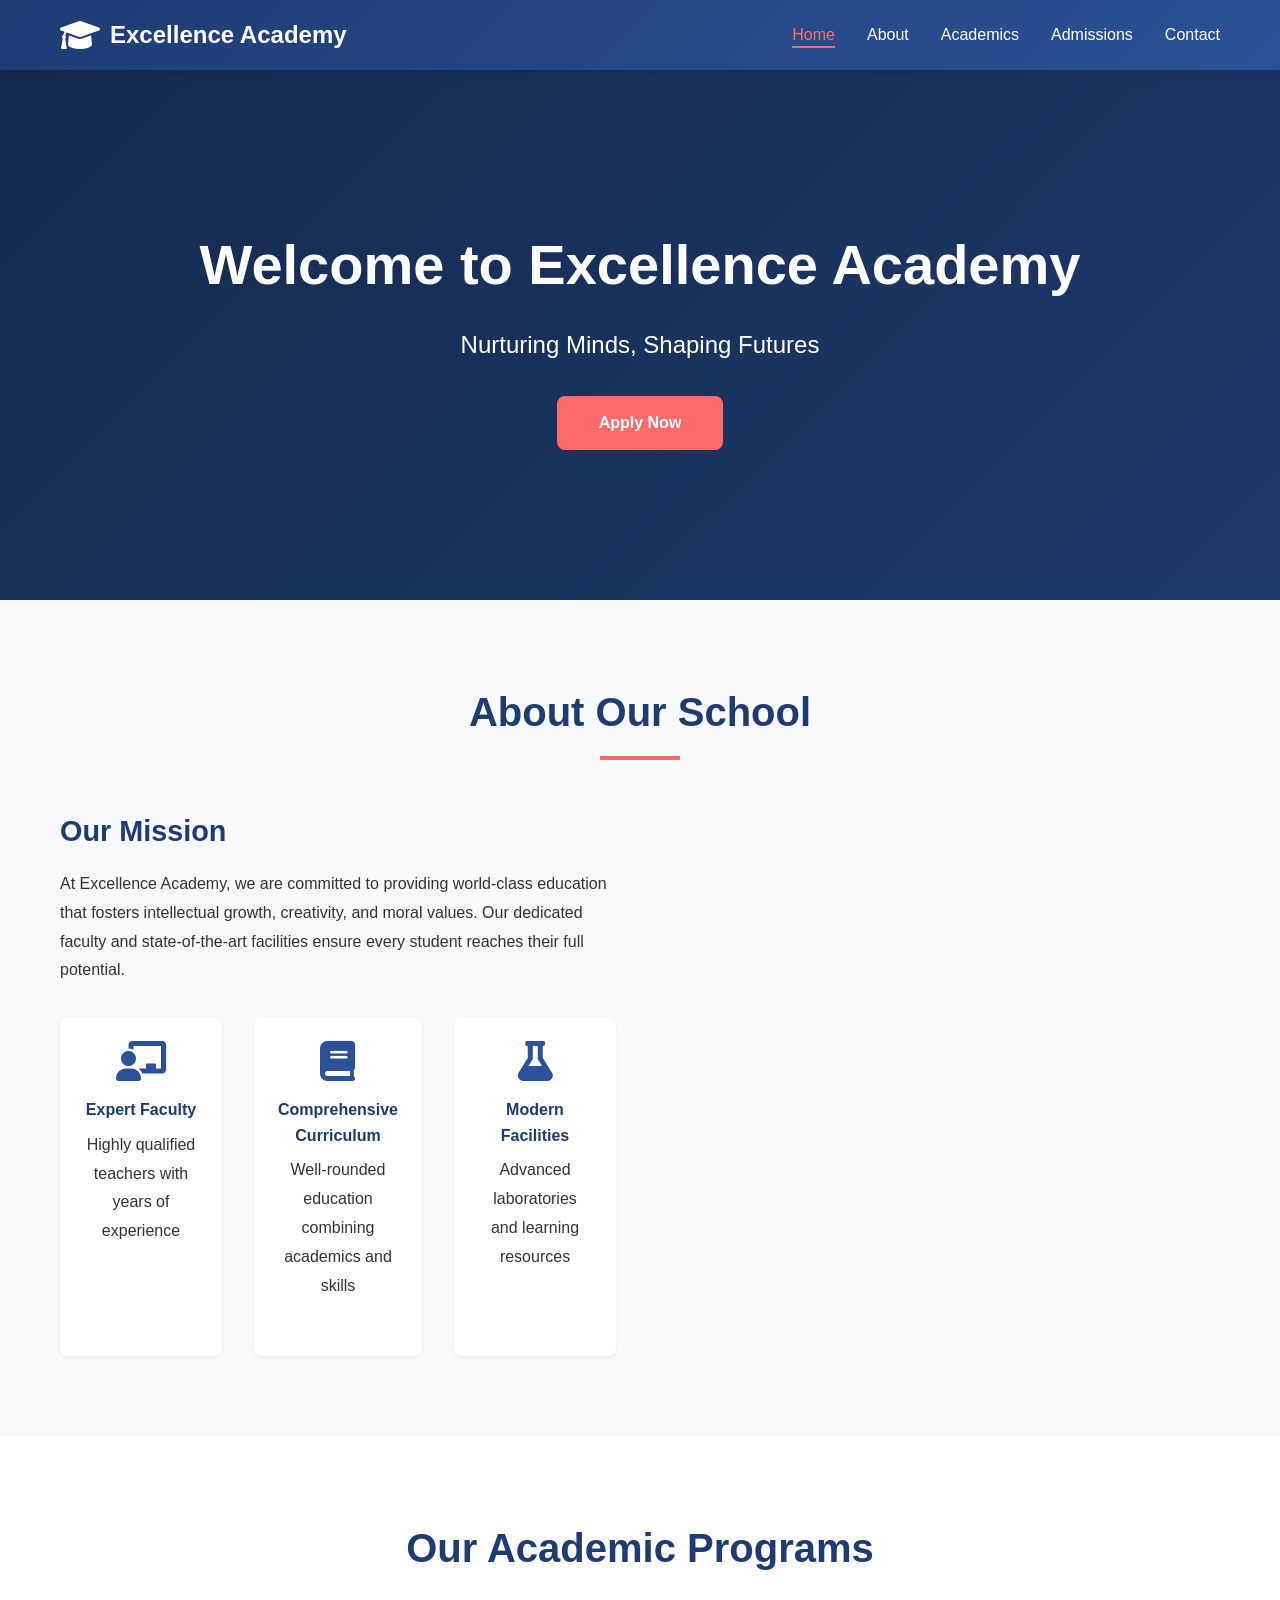
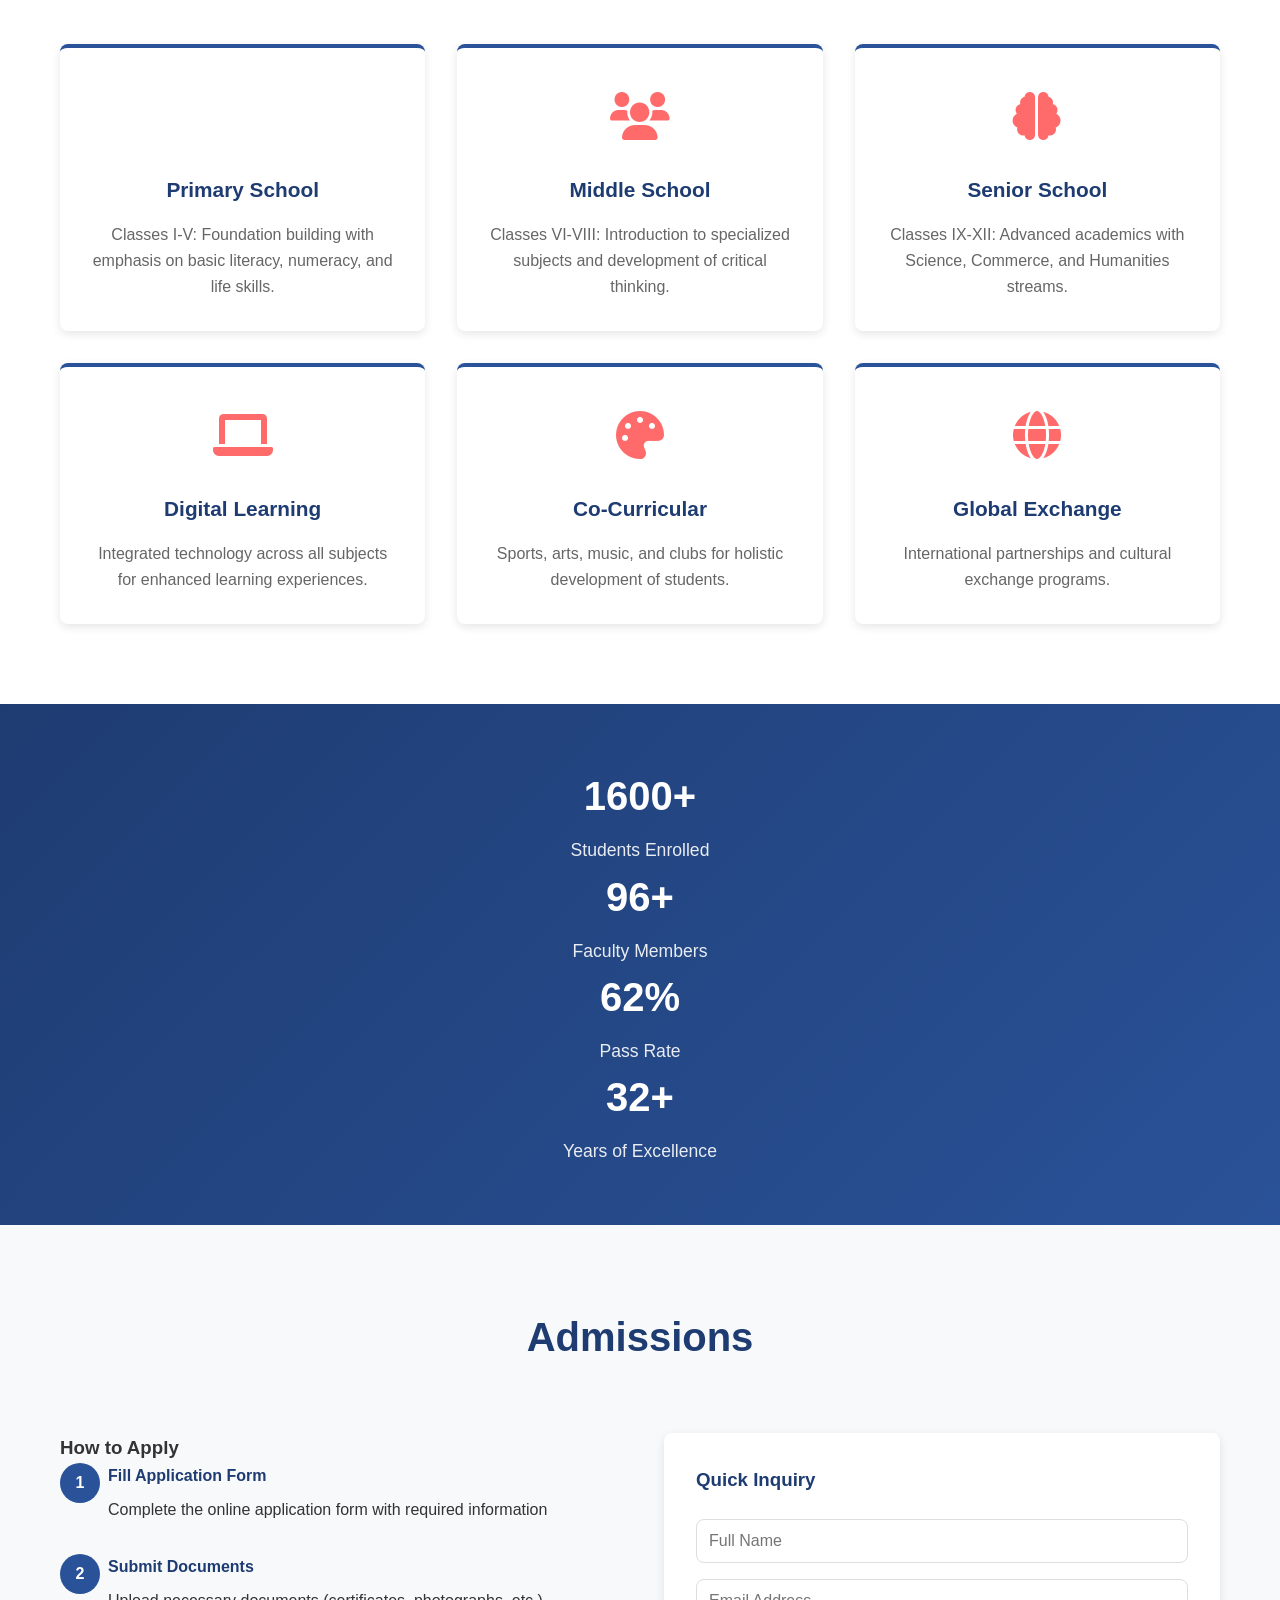
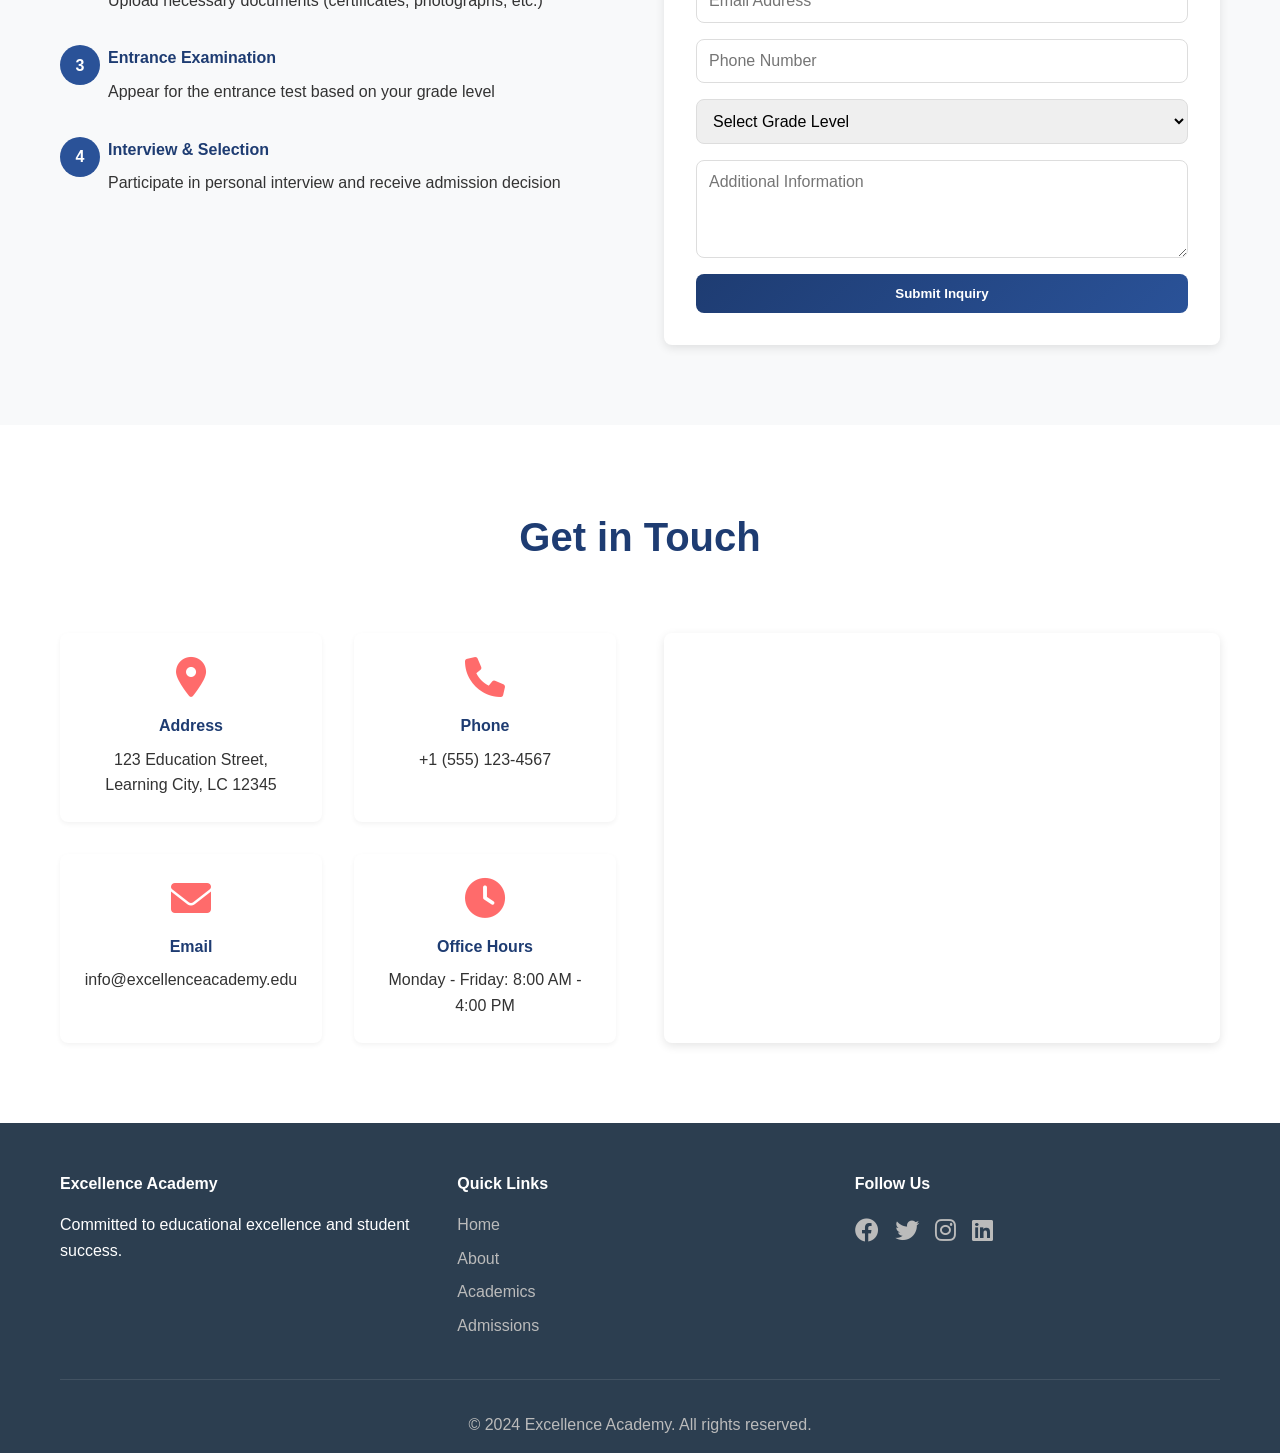
<file: index.html>
<!DOCTYPE html>
<html lang="en">
<head>
    <meta charset="UTF-8">
    <meta name="viewport" content="width=device-width, initial-scale=1.0">
    <title>Excellence Academy - Professional School Website</title>
    <link rel="stylesheet" href="styles.css">
    <link rel="stylesheet" href="https://cdnjs.cloudflare.com/ajax/libs/font-awesome/6.0.0/css/all.min.css">
</head>
<body>
    <!-- Navigation Bar -->
    <nav class="navbar">
        <div class="container">
            <div class="nav-wrapper">
                <div class="logo">
                    <i class="fas fa-graduation-cap"></i>
                    <span>Excellence Academy</span>
                </div>
                <ul class="nav-menu">
                    <li><a href="#home" class="active">Home</a></li>
                    <li><a href="#about">About</a></li>
                    <li><a href="#academics">Academics</a></li>
                    <li><a href="#admissions">Admissions</a></li>
                    <li><a href="#contact">Contact</a></li>
                </ul>
                <div class="hamburger">
                    <span></span>
                    <span></span>
                    <span></span>
                </div>
            </div>
        </div>
    </nav>

    <!-- Hero Section -->
    <section id="home" class="hero">
        <div class="hero-content">
            <h1>Welcome to Excellence Academy</h1>
            <p>Nurturing Minds, Shaping Futures</p>
            <a href="#admissions" class="cta-button">Apply Now</a>
        </div>
        <div class="hero-overlay"></div>
    </section>

    <!-- About Section -->
    <section id="about" class="about">
        <div class="container">
            <h2>About Our School</h2>
            <div class="about-content">
                <div class="about-text">
                    <h3>Our Mission</h3>
                    <p>At Excellence Academy, we are committed to providing world-class education that fosters intellectual growth, creativity, and moral values. Our dedicated faculty and state-of-the-art facilities ensure every student reaches their full potential.</p>
                    <div class="features">
                        <div class="feature-item">
                            <i class="fas fa-chalkboard-user"></i>
                            <h4>Expert Faculty</h4>
                            <p>Highly qualified teachers with years of experience</p>
                        </div>
                        <div class="feature-item">
                            <i class="fas fa-book"></i>
                            <h4>Comprehensive Curriculum</h4>
                            <p>Well-rounded education combining academics and skills</p>
                        </div>
                        <div class="feature-item">
                            <i class="fas fa-flask"></i>
                            <h4>Modern Facilities</h4>
                            <p>Advanced laboratories and learning resources</p>
                        </div>
                    </div>
                </div>
            </div>
        </div>
    </section>

    <!-- Academics Section -->
    <section id="academics" class="academics">
        <div class="container">
            <h2>Our Academic Programs</h2>
            <div class="programs-grid">
                <div class="program-card">
                    <div class="program-icon">
                        <i class="fas fa-children"></i>
                    </div>
                    <h3>Primary School</h3>
                    <p>Classes I-V: Foundation building with emphasis on basic literacy, numeracy, and life skills.</p>
                </div>
                <div class="program-card">
                    <div class="program-icon">
                        <i class="fas fa-users"></i>
                    </div>
                    <h3>Middle School</h3>
                    <p>Classes VI-VIII: Introduction to specialized subjects and development of critical thinking.</p>
                </div>
                <div class="program-card">
                    <div class="program-icon">
                        <i class="fas fa-brain"></i>
                    </div>
                    <h3>Senior School</h3>
                    <p>Classes IX-XII: Advanced academics with Science, Commerce, and Humanities streams.</p>
                </div>
                <div class="program-card">
                    <div class="program-icon">
                        <i class="fas fa-laptop"></i>
                    </div>
                    <h3>Digital Learning</h3>
                    <p>Integrated technology across all subjects for enhanced learning experiences.</p>
                </div>
                <div class="program-card">
                    <div class="program-icon">
                        <i class="fas fa-palette"></i>
                    </div>
                    <h3>Co-Curricular</h3>
                    <p>Sports, arts, music, and clubs for holistic development of students.</p>
                </div>
                <div class="program-card">
                    <div class="program-icon">
                        <i class="fas fa-globe"></i>
                    </div>
                    <h3>Global Exchange</h3>
                    <p>International partnerships and cultural exchange programs.</p>
                </div>
            </div>
        </div>
    </section>

    <!-- Stats Section -->
    <section class="stats">
        <div class="container">
            <div class="stat-box">
                <h3>2500+</h3>
                <p>Students Enrolled</p>
            </div>
            <div class="stat-box">
                <h3>150+</h3>
                <p>Faculty Members</p>
            </div>
            <div class="stat-box">
                <h3>98%</h3>
                <p>Pass Rate</p>
            </div>
            <div class="stat-box">
                <h3>50+</h3>
                <p>Years of Excellence</p>
            </div>
        </div>
    </section>

    <!-- Admissions Section -->
    <section id="admissions" class="admissions">
        <div class="container">
            <h2>Admissions</h2>
            <div class="admissions-content">
                <div class="admission-info">
                    <h3>How to Apply</h3>
                    <ol class="admission-steps">
                        <li>
                            <h4>Fill Application Form</h4>
                            <p>Complete the online application form with required information</p>
                        </li>
                        <li>
                            <h4>Submit Documents</h4>
                            <p>Upload necessary documents (certificates, photographs, etc.)</p>
                        </li>
                        <li>
                            <h4>Entrance Examination</h4>
                            <p>Appear for the entrance test based on your grade level</p>
                        </li>
                        <li>
                            <h4>Interview & Selection</h4>
                            <p>Participate in personal interview and receive admission decision</p>
                        </li>
                    </ol>
                </div>
                <div class="admission-form">
                    <h3>Quick Inquiry</h3>
                    <form id="inquiry-form">
                        <input type="text" placeholder="Full Name" required>
                        <input type="email" placeholder="Email Address" required>
                        <input type="tel" placeholder="Phone Number" required>
                        <select required>
                            <option value="">Select Grade Level</option>
                            <option value="primary">Primary (I-V)</option>
                            <option value="middle">Middle (VI-VIII)</option>
                            <option value="senior">Senior (IX-XII)</option>
                        </select>
                        <textarea placeholder="Additional Information" rows="4"></textarea>
                        <button type="submit" class="submit-btn">Submit Inquiry</button>
                    </form>
                </div>
            </div>
        </div>
    </section>

    <!-- Contact Section -->
    <section id="contact" class="contact">
        <div class="container">
            <h2>Get in Touch</h2>
            <div class="contact-content">
                <div class="contact-info">
                    <div class="contact-item">
                        <i class="fas fa-map-marker-alt"></i>
                        <h4>Address</h4>
                        <p>123 Education Street, Learning City, LC 12345</p>
                    </div>
                    <div class="contact-item">
                        <i class="fas fa-phone"></i>
                        <h4>Phone</h4>
                        <p>+1 (555) 123-4567</p>
                    </div>
                    <div class="contact-item">
                        <i class="fas fa-envelope"></i>
                        <h4>Email</h4>
                        <p>info@excellenceacademy.edu</p>
                    </div>
                    <div class="contact-item">
                        <i class="fas fa-clock"></i>
                        <h4>Office Hours</h4>
                        <p>Monday - Friday: 8:00 AM - 4:00 PM</p>
                    </div>
                </div>
                <div class="map-placeholder">
                    <iframe src="https://www.google.com/maps/embed?pb=!1m18!1m12!1m3!1d3024.2219901290355!2d-74.00601592346889!3d40.71282870000001!2m3!1f0!2f0!3f0!3m2!1i1024!2i768!4f13.1!3m3!1m2!1s0x0%3A0x0!2zNDDCsDI1JzI0LjIiTiA3NMKwMDAnNDMuNyJX!5e0!3m2!1sen!2sus!4v1234567890" width="100%" height="300" style="border:0;" allowfullscreen="" loading="lazy"></iframe>
                </div>
            </div>
        </div>
    </section>

    <!-- Footer -->
    <footer class="footer">
        <div class="container">
            <div class="footer-content">
                <div class="footer-section">
                    <h4>Excellence Academy</h4>
                    <p>Committed to educational excellence and student success.</p>
                </div>
                <div class="footer-section">
                    <h4>Quick Links</h4>
                    <ul>
                        <li><a href="#home">Home</a></li>
                        <li><a href="#about">About</a></li>
                        <li><a href="#academics">Academics</a></li>
                        <li><a href="#admissions">Admissions</a></li>
                    </ul>
                </div>
                <div class="footer-section">
                    <h4>Follow Us</h4>
                    <div class="social-links">
                        <a href="#"><i class="fab fa-facebook"></i></a>
                        <a href="#"><i class="fab fa-twitter"></i></a>
                        <a href="#"><i class="fab fa-instagram"></i></a>
                        <a href="#"><i class="fab fa-linkedin"></i></a>
                    </div>
                </div>
            </div>
            <div class="footer-bottom">
                <p>&copy; 2024 Excellence Academy. All rights reserved.</p>
            </div>
        </div>
    </footer>

    <script src="script.js"></script>
</body>
</html>
</file>
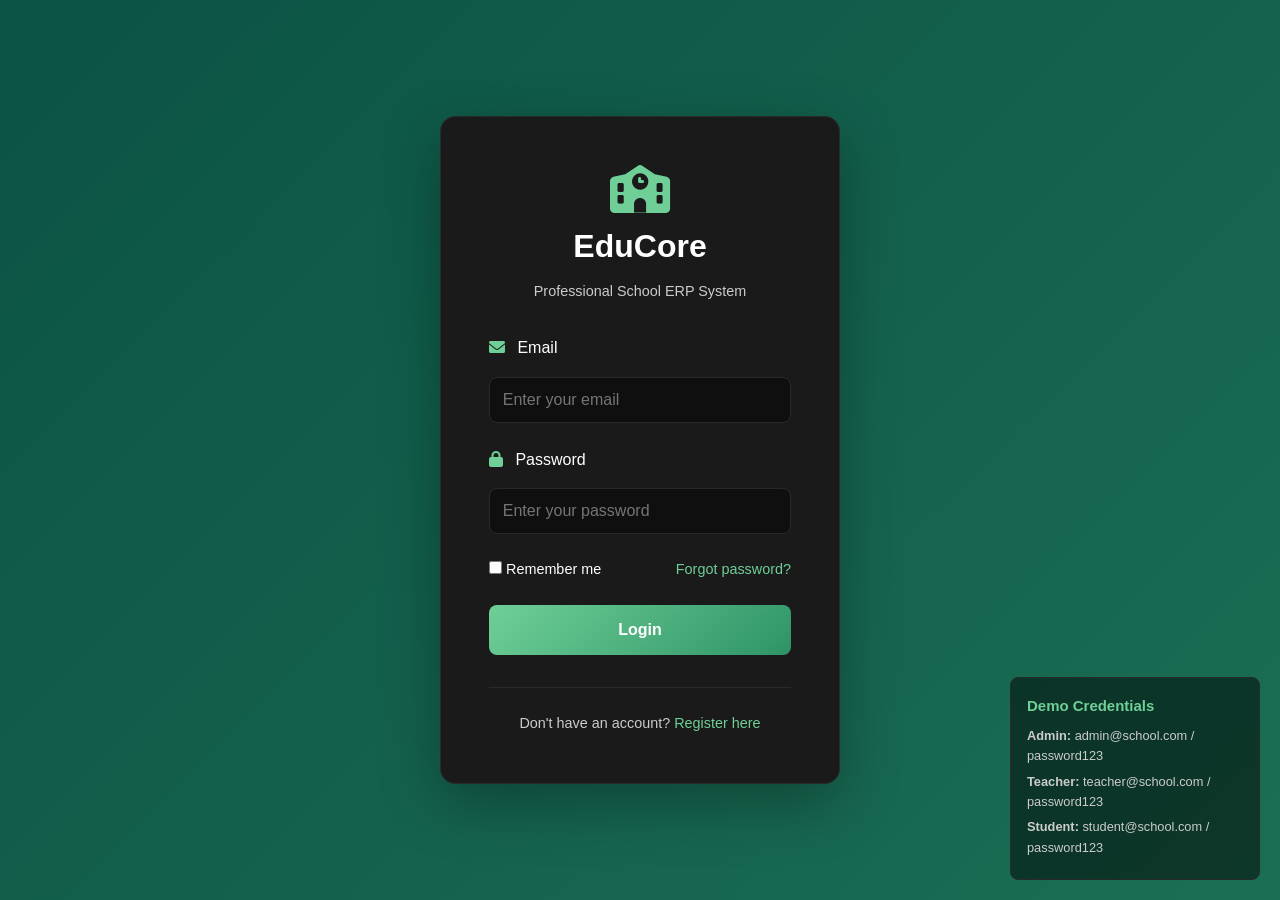
<file: frontend/dashboard.html>
<!DOCTYPE html>
<html lang="en">
<head>
    <meta charset="UTF-8">
    <meta name="viewport" content="width=device-width, initial-scale=1.0">
    <title>Dashboard - EduCore</title>
    <link rel="stylesheet" href="css/style.css">
    <link rel="stylesheet" href="css/dashboard.css">
    <link rel="stylesheet" href="https://cdnjs.cloudflare.com/ajax/libs/font-awesome/6.0.0/css/all.min.css">
</head>
<body>
    <div class="dashboard-container">
        <!-- Sidebar -->
        <aside class="sidebar">
            <div class="sidebar-header">
                <i class="fas fa-school"></i>
                <h2>EduCore</h2>
            </div>
            
            <nav class="sidebar-menu">
                <a href="#dashboard" class="menu-item active" data-page="dashboard">
                    <i class="fas fa-chart-line"></i>
                    <span>Dashboard</span>
                </a>
                
                <div class="menu-category">
                    <p class="category-title">STUDENTS</p>
                    <a href="#students" class="menu-item" data-page="students">
                        <i class="fas fa-users"></i>
                        <span>Students</span>
                    </a>
                    <a href="#attendance" class="menu-item" data-page="attendance">
                        <i class="fas fa-clipboard-check"></i>
                        <span>Attendance</span>
                    </a>
                </div>
                
                <div class="menu-category">
                    <p class="category-title">ACADEMICS</p>
                    <a href="#results" class="menu-item" data-page="results">
                        <i class="fas fa-file-alt"></i>
                        <span>Results</span>
                    </a>
                    <a href="#classes" class="menu-item" data-page="classes">
                        <i class="fas fa-book"></i>
                        <span>Classes</span>
                    </a>
                </div>
                
                <div class="menu-category">
                    <p class="category-title">FINANCE</p>
                    <a href="#fees" class="menu-item" data-page="fees">
                        <i class="fas fa-money-bill"></i>
                        <span>Fee Management</span>
                    </a>
                    <a href="#payments" class="menu-item" data-page="payments">
                        <i class="fas fa-credit-card"></i>
                        <span>Payments</span>
                    </a>
                </div>
                
                <div class="menu-category">
                    <p class="category-title">REPORTS</p>
                    <a href="#reports" class="menu-item" data-page="reports">
                        <i class="fas fa-chart-bar"></i>
                        <span>Reports</span>
                    </a>
                    <a href="#templates" class="menu-item" data-page="templates">
                        <i class="fas fa-file-invoice"></i>
                        <span>Templates</span>
                    </a>
                </div>
                
                <div class="menu-category">
                    <p class="category-title">SETTINGS</p>
                    <a href="#settings" class="menu-item" data-page="settings">
                        <i class="fas fa-cog"></i>
                        <span>Settings</span>
                    </a>
                    <a href="#users" class="menu-item" data-page="users">
                        <i class="fas fa-user-shield"></i>
                        <span>Users</span>
                    </a>
                </div>
            </nav>
            
            <div class="sidebar-footer">
                <button id="logoutBtn" class="btn-logout">
                    <i class="fas fa-sign-out-alt"></i> Logout
                </button>
            </div>
        </aside>
        
        <!-- Main Content -->
        <main class="main-content">
            <!-- Top Bar -->
            <div class="top-bar">
                <div class="top-bar-left">
                    <button id="sidebarToggle" class="btn-sidebar-toggle">
                        <i class="fas fa-bars"></i>
                    </button>
                    <h1 id="pageTitle">Dashboard</h1>
                </div>
                
                <div class="top-bar-right">
                    <div class="search-box">
                        <i class="fas fa-search"></i>
                        <input type="text" placeholder="Search..." id="searchBox">
                    </div>
                    
                    <div class="top-bar-icons">
                        <a href="#notifications" class="icon-link" title="Notifications">
                            <i class="fas fa-bell"></i>
                            <span class="badge">3</span>
                        </a>
                        <a href="#messages" class="icon-link" title="Messages">
                            <i class="fas fa-envelope"></i>
                            <span class="badge">5</span>
                        </a>
                    </div>
                    
                    <div class="user-profile">
                        <img src="https://ui-avatars.com/api/?name=Admin+User" alt="Profile" id="profileImage">
                        <div class="profile-info">
                            <p id="userName">Admin User</p>
                            <p id="userRole">Administrator</p>
                        </div>
                    </div>
                </div>
            </div>
            
            <!-- Page Content -->
            <div class="page-content">
                <!-- Dashboard Page -->
                <section id="dashboard-page" class="page-section active">
                    <div class="stats-grid">
                        <div class="stat-card">
                            <div class="stat-icon">
                                <i class="fas fa-users"></i>
                            </div>
                            <div class="stat-content">
                                <h3>Total Students</h3>
                                <p class="stat-number" id="totalStudents">0</p>
                            </div>
                        </div>
                        
                        <div class="stat-card">
                            <div class="stat-icon">
                                <i class="fas fa-chalkboard-user"></i>
                            </div>
                            <div class="stat-content">
                                <h3>Total Teachers</h3>
                                <p class="stat-number" id="totalTeachers">0</p>
                            </div>
                        </div>
                        
                        <div class="stat-card">
                            <div class="stat-icon">
                                <i class="fas fa-money-bill"></i>
                            </div>
                            <div class="stat-content">
                                <h3>Pending Fees</h3>
                                <p class="stat-number" id="pendingFees">0</p>
                            </div>
                        </div>
                        
                        <div class="stat-card">
                            <div class="stat-icon">
                                <i class="fas fa-book"></i>
                            </div>
                            <div class="stat-content">
                                <h3>Active Classes</h3>
                                <p class="stat-number" id="activeClasses">0</p>
                            </div>
                        </div>
                    </div>
                    
                    <div class="dashboard-row">
                        <div class="card">
                            <h2>Recent Activities</h2>
                            <div id="recentActivities" class="activity-list">
                                <!-- Activities will be loaded here -->
                            </div>
                        </div>
                        
                        <div class="card">
                            <h2>Quick Actions</h2>
                            <div class="quick-actions">
                                <button class="btn-action" data-action="add-student">
                                    <i class="fas fa-user-plus"></i>
                                    <span>Add Student</span>
                                </button>
                                <button class="btn-action" data-action="mark-attendance">
                                    <i class="fas fa-check"></i>
                                    <span>Mark Attendance</span>
                                </button>
                                <button class="btn-action" data-action="create-fee">
                                    <i class="fas fa-receipt"></i>
                                    <span>Create Fee</span>
                                </button>
                                <button class="btn-action" data-action="generate-result">
                                    <i class="fas fa-file-csv"></i>
                                    <span>Generate Result</span>
                                </button>
                            </div>
                        </div>
                    </div>
                </section>
                
                <!-- Students Page -->
                <section id="students-page" class="page-section">
                    <div class="card">
                        <div class="card-header">
                            <h2>Student Management</h2>
                            <button class="btn-primary" id="addStudentBtn">
                                <i class="fas fa-plus"></i> Add Student
                            </button>
                        </div>
                        <div class="table-container">
                            <table class="data-table">
                                <thead>
                                    <tr>
                                        <th>Roll No</th>
                                        <th>Name</th>
                                        <th>Class</th>
                                        <th>Email</th>
                                        <th>Phone</th>
                                        <th>Status</th>
                                        <th>Actions</th>
                                    </tr>
                                </thead>
                                <tbody id="studentsTable">
                                    <!-- Students will be loaded here -->
                                </tbody>
                            </table>
                        </div>
                    </div>
                </section>
                
                <!-- Fees Page -->
                <section id="fees-page" class="page-section">
                    <div class="card">
                        <div class="card-header">
                            <h2>Fee Management</h2>
                            <button class="btn-primary" id="addFeeBtn">
                                <i class="fas fa-plus"></i> Add Fee
                            </button>
                        </div>
                        <div id="feeContent">
                            <!-- Fee management content -->
                        </div>
                    </div>
                </section>
                
                <!-- Results Page -->
                <section id="results-page" class="page-section">
                    <div class="card">
                        <div class="card-header">
                            <h2>Result Management</h2>
                            <button class="btn-primary" id="addResultBtn">
                                <i class="fas fa-plus"></i> Add Result
                            </button>
                        </div>
                        <div id="resultContent">
                            <!-- Result management content -->
                        </div>
                    </div>
                </section>
                
                <!-- Templates Page -->
                <section id="templates-page" class="page-section">
                    <div class="template-section">
                        <div class="card">
                            <h2>Fee Voucher Templates</h2>
                            <div id="feeTemplates" class="template-list">
                                <!-- Fee templates will be loaded here -->
                            </div>
                            <button class="btn-primary" id="createFeeTemplate">
                                <i class="fas fa-plus"></i> Create Fee Template
                            </button>
                        </div>
                        
                        <div class="card">
                            <h2>Result Card Templates</h2>
                            <div id="resultTemplates" class="template-list">
                                <!-- Result templates will be loaded here -->
                            </div>
                            <button class="btn-primary" id="createResultTemplate">
                                <i class="fas fa-plus"></i> Create Result Template
                            </button>
                        </div>
                    </div>
                </section>
            </div>
        </main>
    </div>
    
    <!-- Modals -->
    <div id="studentModal" class="modal">
        <div class="modal-content">
            <span class="close">&times;</span>
            <h2>Add/Edit Student</h2>
            <form id="studentForm" class="form-two-columns">
                <div class="form-group">
                    <label>Roll Number *</label>
                    <input type="text" name="roll_number" required>
                </div>
                <div class="form-group">
                    <label>Full Name *</label>
                    <input type="text" name="full_name" required>
                </div>
                <div class="form-group">
                    <label>Email *</label>
                    <input type="email" name="email" required>
                </div>
                <div class="form-group">
                    <label>Phone *</label>
                    <input type="tel" name="phone" required>
                </div>
                <div class="form-group">
                    <label>Class *</label>
                    <select name="class_id" required>
                        <option value="">Select Class</option>
                    </select>
                </div>
                <div class="form-group">
                    <label>Gender</label>
                    <select name="gender">
                        <option value="Male">Male</option>
                        <option value="Female">Female</option>
                        <option value="Other">Other</option>
                    </select>
                </div>
                <div class="form-group">
                    <label>Date of Birth</label>
                    <input type="date" name="date_of_birth">
                </div>
                <div class="form-group">
                    <label>Parent Name</label>
                    <input type="text" name="parent_name">
                </div>
                <div class="form-group">
                    <label>Parent Phone</label>
                    <input type="tel" name="parent_phone">
                </div>
                <div class="form-group">
                    <label>Status</label>
                    <select name="status">
                        <option value="Active">Active</option>
                        <option value="Inactive">Inactive</option>
                        <option value="Suspended">Suspended</option>
                    </select>
                </div>
                <button type="submit" class="btn-primary">Save Student</button>
            </form>
        </div>
    </div>
    
    <script src="js/dashboard.js"></script>
    <script src="js/students.js"></script>
    <script src="js/fees.js"></script>
    <script src="js/results.js"></script>
</body>
</html>
</file>
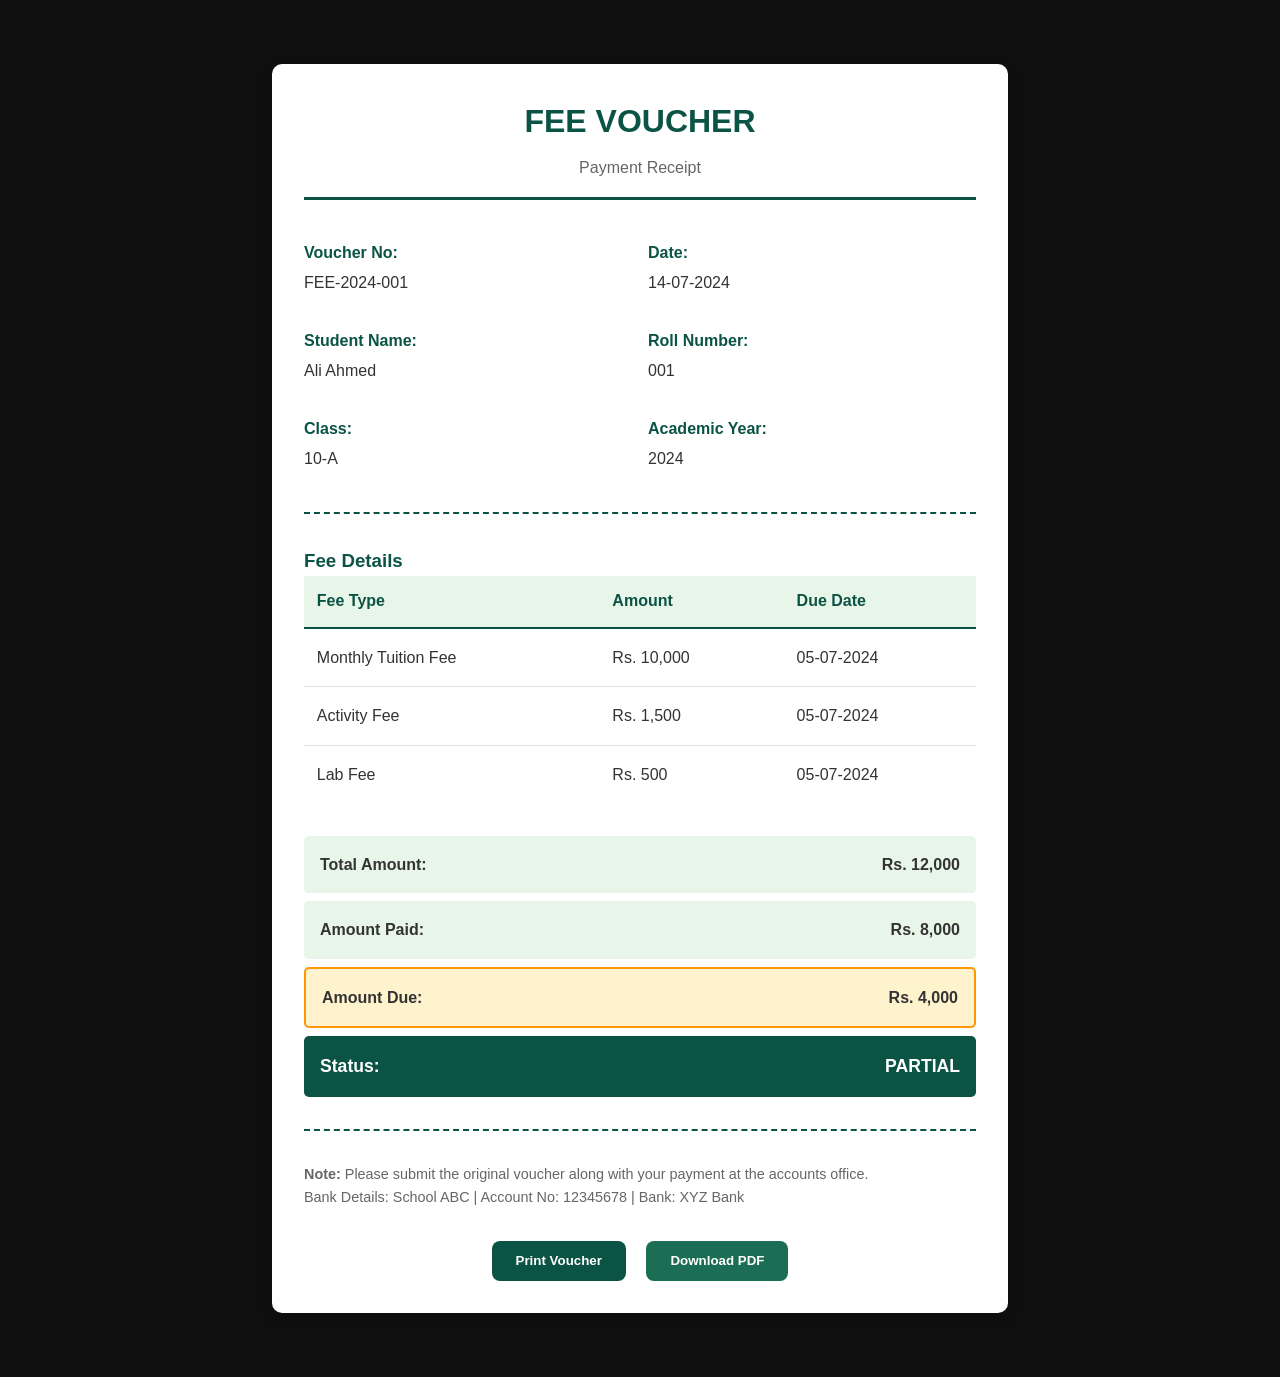
<file: frontend/fee-voucher.html>
<!DOCTYPE html>
<html lang="en">
<head>
    <meta charset="UTF-8">
    <meta name="viewport" content="width=device-width, initial-scale=1.0">
    <title>Fee Voucher - EduCore</title>
    <link rel="stylesheet" href="css/style.css">
    <style>
        .voucher-container {
            max-width: 800px;
            margin: 2rem auto;
            padding: 2rem;
        }
        .fee-voucher {
            background: white;
            padding: 2rem;
            border-radius: 10px;
            color: #333;
            box-shadow: 0 4px 15px rgba(0, 0, 0, 0.1);
        }
        .voucher-header {
            text-align: center;
            margin-bottom: 2rem;
            border-bottom: 3px solid var(--primary-green);
            padding-bottom: 1rem;
        }
        .voucher-header h1 {
            color: var(--primary-green);
            margin: 0;
        }
        .voucher-header p {
            color: #666;
            margin: 0.5rem 0 0 0;
        }
        .voucher-details {
            display: grid;
            grid-template-columns: 1fr 1fr;
            gap: 1rem;
            margin-bottom: 2rem;
        }
        .detail-item {
            padding: 0.5rem 0;
        }
        .detail-item strong {
            color: var(--primary-green);
            display: block;
            margin-bottom: 0.3rem;
        }
        .divider {
            border-top: 2px dashed var(--primary-green);
            margin: 2rem 0;
        }
        .fee-breakdown {
            margin-bottom: 2rem;
        }
        .fee-breakdown h3 {
            color: var(--primary-green);
            margin-top: 0;
        }
        .fee-table {
            width: 100%;
            border-collapse: collapse;
        }
        .fee-table th {
            background-color: var(--pale-green);
            color: var(--primary-green);
            padding: 0.8rem;
            text-align: left;
            font-weight: 600;
            border-bottom: 2px solid var(--primary-green);
        }
        .fee-table td {
            padding: 1rem 0.8rem;
            border-bottom: 1px solid #ddd;
        }
        .fee-table tr:last-child td {
            border-bottom: none;
        }
        .summary-row {
            display: grid;
            grid-template-columns: 1fr 150px;
            gap: 1rem;
            padding: 1rem;
            background-color: var(--pale-green);
            margin-bottom: 0.5rem;
            border-radius: 5px;
        }
        .summary-row.total {
            background-color: var(--primary-green);
            color: white;
            font-weight: bold;
            font-size: 1.1rem;
        }
        .summary-row.due {
            background-color: #fff3cd;
            border: 2px solid var(--warning);
        }
        .actions {
            text-align: center;
            margin-top: 2rem;
        }
        .btn-action {
            background-color: var(--primary-green);
            color: white;
            padding: 0.8rem 1.5rem;
            border: none;
            border-radius: 8px;
            cursor: pointer;
            font-weight: 600;
            margin: 0 0.5rem;
            transition: all 0.3s ease;
        }
        .btn-action:hover {
            background-color: var(--secondary-green);
            transform: translateY(-2px);
        }
        .btn-action.secondary {
            background-color: var(--secondary-green);
        }
        .status-paid {
            color: var(--success);
            font-weight: bold;
        }
        .status-unpaid {
            color: var(--danger);
            font-weight: bold;
        }
        .status-partial {
            color: var(--warning);
            font-weight: bold;
        }
        @media print {
            .actions { display: none; }
            body { background: white; }
        }
    </style>
</head>
<body>
    <div class="voucher-container">
        <div class="fee-voucher">
            <div class="voucher-header">
                <h1>FEE VOUCHER</h1>
                <p>Payment Receipt</p>
            </div>
            
            <div class="voucher-details">
                <div class="detail-item">
                    <strong>Voucher No:</strong>
                    <span id="voucherNo">FEE-2024-001</span>
                </div>
                <div class="detail-item">
                    <strong>Date:</strong>
                    <span id="voucherDate">14-07-2024</span>
                </div>
                <div class="detail-item">
                    <strong>Student Name:</strong>
                    <span id="studentName">Ali Ahmed</span>
                </div>
                <div class="detail-item">
                    <strong>Roll Number:</strong>
                    <span id="rollNumber">001</span>
                </div>
                <div class="detail-item">
                    <strong>Class:</strong>
                    <span id="className">10-A</span>
                </div>
                <div class="detail-item">
                    <strong>Academic Year:</strong>
                    <span id="academicYear">2024</span>
                </div>
            </div>
            
            <div class="divider"></div>
            
            <div class="fee-breakdown">
                <h3>Fee Details</h3>
                <table class="fee-table">
                    <thead>
                        <tr>
                            <th>Fee Type</th>
                            <th>Amount</th>
                            <th>Due Date</th>
                        </tr>
                    </thead>
                    <tbody>
                        <tr>
                            <td>Monthly Tuition Fee</td>
                            <td>Rs. 10,000</td>
                            <td>05-07-2024</td>
                        </tr>
                        <tr>
                            <td>Activity Fee</td>
                            <td>Rs. 1,500</td>
                            <td>05-07-2024</td>
                        </tr>
                        <tr>
                            <td>Lab Fee</td>
                            <td>Rs. 500</td>
                            <td>05-07-2024</td>
                        </tr>
                    </tbody>
                </table>
            </div>
            
            <div style="margin-top: 2rem;">
                <div class="summary-row">
                    <strong>Total Amount:</strong>
                    <strong id="totalAmount" style="text-align: right;">Rs. 12,000</strong>
                </div>
                <div class="summary-row">
                    <strong>Amount Paid:</strong>
                    <strong id="amountPaid" style="text-align: right;">Rs. 8,000</strong>
                </div>
                <div class="summary-row due">
                    <strong>Amount Due:</strong>
                    <strong id="amountDue" style="text-align: right;">Rs. 4,000</strong>
                </div>
                <div class="summary-row total">
                    <strong>Status:</strong>
                    <strong id="paymentStatus" style="text-align: right; color: white;">PARTIAL</strong>
                </div>
            </div>
            
            <div class="divider"></div>
            
            <div style="font-size: 0.9rem; color: #666; margin-bottom: 2rem;">
                <p><strong>Note:</strong> Please submit the original voucher along with your payment at the accounts office.</p>
                <p>Bank Details: School ABC | Account No: 12345678 | Bank: XYZ Bank</p>
            </div>
            
            <div class="actions">
                <button class="btn-action" onclick="window.print()">Print Voucher</button>
                <button class="btn-action secondary" onclick="downloadFeeVoucherPDF()">Download PDF</button>
            </div>
        </div>
    </div>
    
    <script>
        function downloadFeeVoucherPDF() {
            const feeId = new URLSearchParams(window.location.search).get('fee_id');
            const token = localStorage.getItem('token');
            
            if (!feeId || !token) {
                alert('Invalid fee ID or token');
                return;
            }
            
            fetch(`/api/generate-fee-voucher/${feeId}`, {
                headers: {
                    'Authorization': `Bearer ${token}`
                }
            })
            .then(response => response.blob())
            .then(blob => {
                const url = window.URL.createObjectURL(blob);
                const a = document.createElement('a');
                a.href = url;
                a.download = `FeeVoucher_${feeId}.pdf`;
                a.click();
            })
            .catch(error => console.error('Error:', error));
        }
    </script>
</body>
</html>
</file>
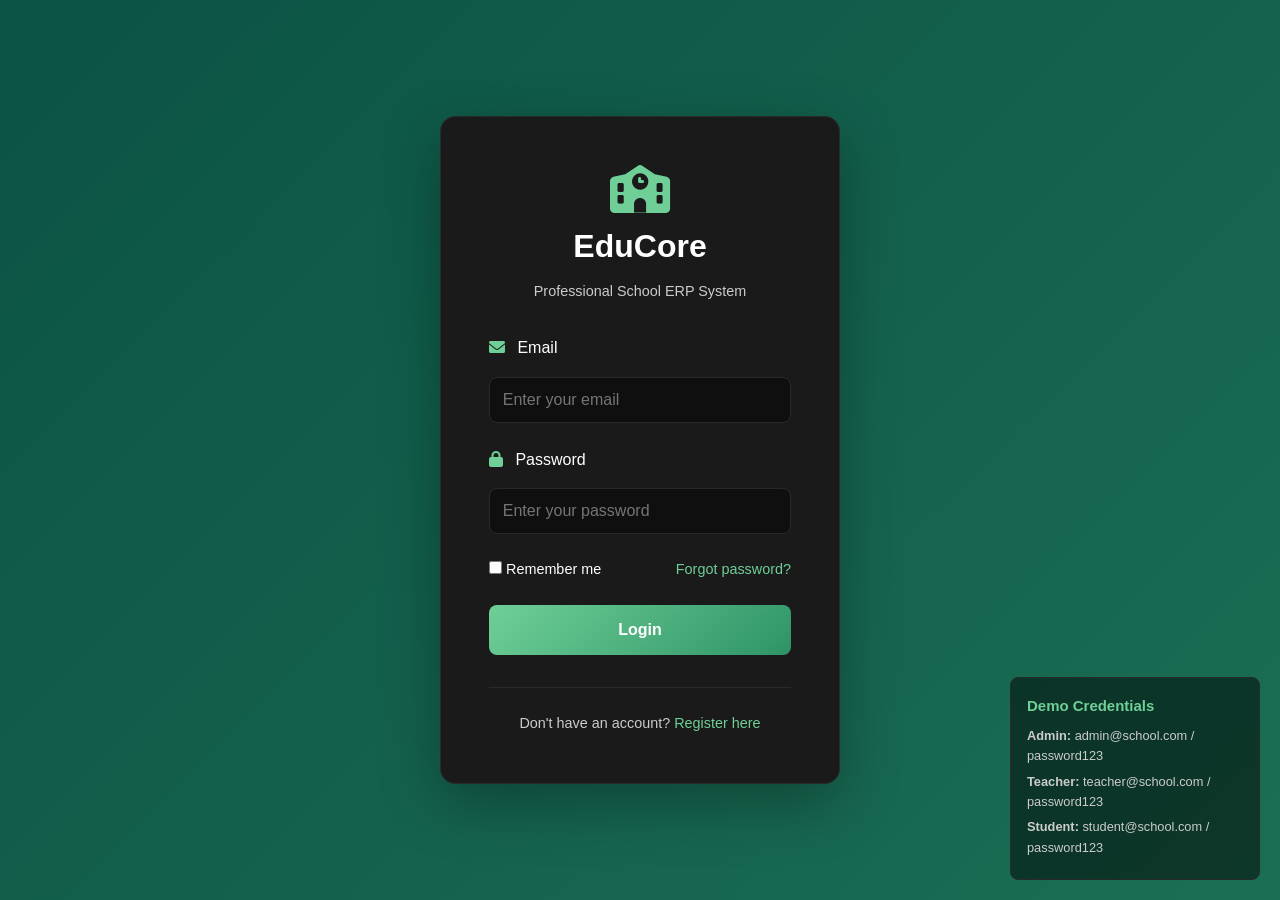
<file: frontend/login.html>
<!DOCTYPE html>
<html lang="en">
<head>
    <meta charset="UTF-8">
    <meta name="viewport" content="width=device-width, initial-scale=1.0">
    <title>EduCore - School ERP System</title>
    <link rel="stylesheet" href="css/style.css">
    <link rel="stylesheet" href="https://cdnjs.cloudflare.com/ajax/libs/font-awesome/6.0.0/css/all.min.css">
</head>
<body>
    <div class="login-container">
        <div class="login-box">
            <div class="logo-section">
                <i class="fas fa-school"></i>
                <h1>EduCore</h1>
                <p>Professional School ERP System</p>
            </div>
            
            <form id="loginForm" class="login-form">
                <div class="form-group">
                    <label for="email"><i class="fas fa-envelope"></i> Email</label>
                    <input type="email" id="email" name="email" required placeholder="Enter your email">
                </div>
                
                <div class="form-group">
                    <label for="password"><i class="fas fa-lock"></i> Password</label>
                    <input type="password" id="password" name="password" required placeholder="Enter your password">
                </div>
                
                <div class="remember-forgot">
                    <label><input type="checkbox" name="remember"> Remember me</label>
                    <a href="#forgot-password">Forgot password?</a>
                </div>
                
                <button type="submit" class="btn-login">Login</button>
            </form>
            
            <div class="login-footer">
                <p>Don't have an account? <a href="#register">Register here</a></p>
            </div>
        </div>
        
        <div class="demo-login">
            <h3>Demo Credentials</h3>
            <p><strong>Admin:</strong> admin@school.com / password123</p>
            <p><strong>Teacher:</strong> teacher@school.com / password123</p>
            <p><strong>Student:</strong> student@school.com / password123</p>
        </div>
    </div>
    
    <script src="js/login.js"></script>
</body>
</html>
</file>
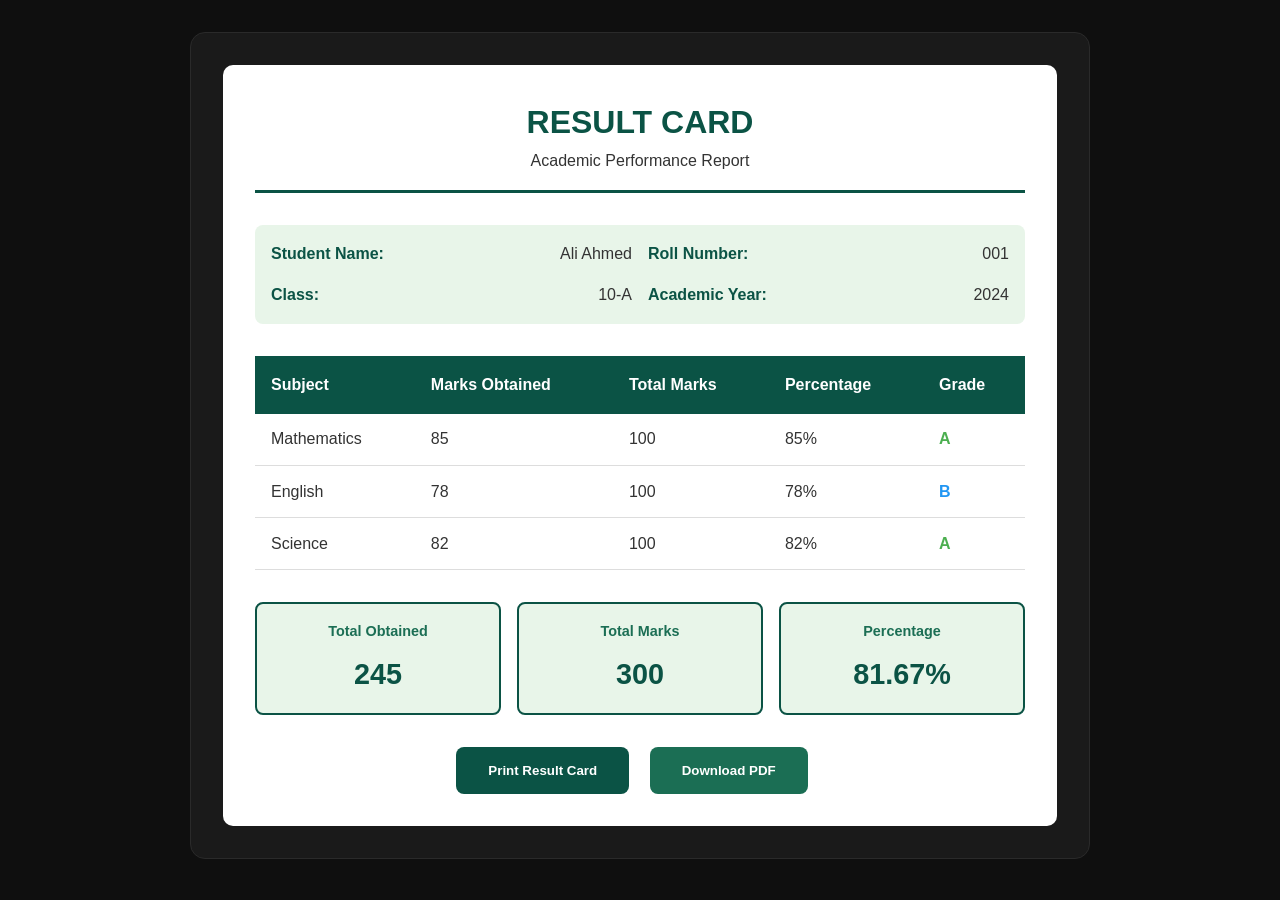
<file: frontend/result-card.html>
<!DOCTYPE html>
<html lang="en">
<head>
    <meta charset="UTF-8">
    <meta name="viewport" content="width=device-width, initial-scale=1.0">
    <title>Result Card - EduCore</title>
    <link rel="stylesheet" href="css/style.css">
    <style>
        .result-card-container {
            max-width: 900px;
            margin: 2rem auto;
            padding: 2rem;
            background-color: var(--card-bg);
            border-radius: 15px;
            border: 1px solid var(--border-color);
        }
        .result-card {
            background: white;
            padding: 2rem;
            border-radius: 10px;
            color: #333;
        }
        .result-header {
            text-align: center;
            margin-bottom: 2rem;
            border-bottom: 3px solid var(--primary-green);
            padding-bottom: 1rem;
        }
        .result-header h1 {
            color: var(--primary-green);
            margin: 0;
        }
        .student-info {
            display: grid;
            grid-template-columns: 1fr 1fr;
            gap: 1rem;
            margin-bottom: 2rem;
            padding: 1rem;
            background-color: var(--pale-green);
            border-radius: 8px;
        }
        .info-item {
            display: flex;
            justify-content: space-between;
        }
        .info-item strong {
            color: var(--primary-green);
        }
        .results-table {
            width: 100%;
            border-collapse: collapse;
            margin-bottom: 2rem;
        }
        .results-table th {
            background-color: var(--primary-green);
            color: white;
            padding: 1rem;
            text-align: left;
            font-weight: 600;
        }
        .results-table td {
            padding: 0.8rem 1rem;
            border-bottom: 1px solid #ddd;
        }
        .results-table tr:hover {
            background-color: var(--pale-green);
        }
        .grade-a { color: var(--success); font-weight: bold; }
        .grade-b { color: var(--info); font-weight: bold; }
        .grade-c { color: var(--warning); font-weight: bold; }
        .grade-d { color: var(--danger); font-weight: bold; }
        .summary {
            display: grid;
            grid-template-columns: repeat(3, 1fr);
            gap: 1rem;
            margin-bottom: 2rem;
        }
        .summary-box {
            background-color: var(--pale-green);
            padding: 1rem;
            border-radius: 8px;
            text-align: center;
            border: 2px solid var(--primary-green);
        }
        .summary-box h3 {
            margin: 0 0 0.5rem 0;
            color: var(--secondary-green);
            font-size: 0.9rem;
        }
        .summary-box .value {
            font-size: 1.8rem;
            color: var(--primary-green);
            font-weight: bold;
        }
        .btn-print {
            background-color: var(--primary-green);
            color: white;
            padding: 1rem 2rem;
            border: none;
            border-radius: 8px;
            cursor: pointer;
            font-weight: 600;
            margin-right: 1rem;
        }
        .btn-print:hover {
            background-color: var(--secondary-green);
        }
        @media print {
            .btn-print { display: none; }
            body { background: white; }
        }
    </style>
</head>
<body>
    <div class="result-card-container">
        <div class="result-card">
            <div class="result-header">
                <h1>RESULT CARD</h1>
                <p>Academic Performance Report</p>
            </div>
            
            <div class="student-info">
                <div class="info-item">
                    <strong>Student Name:</strong>
                    <span id="studentName">Ali Ahmed</span>
                </div>
                <div class="info-item">
                    <strong>Roll Number:</strong>
                    <span id="rollNumber">001</span>
                </div>
                <div class="info-item">
                    <strong>Class:</strong>
                    <span id="className">10-A</span>
                </div>
                <div class="info-item">
                    <strong>Academic Year:</strong>
                    <span id="academicYear">2024</span>
                </div>
            </div>
            
            <table class="results-table">
                <thead>
                    <tr>
                        <th>Subject</th>
                        <th>Marks Obtained</th>
                        <th>Total Marks</th>
                        <th>Percentage</th>
                        <th>Grade</th>
                    </tr>
                </thead>
                <tbody id="resultsTableBody">
                    <tr>
                        <td>Mathematics</td>
                        <td>85</td>
                        <td>100</td>
                        <td>85%</td>
                        <td class="grade-a">A</td>
                    </tr>
                    <tr>
                        <td>English</td>
                        <td>78</td>
                        <td>100</td>
                        <td>78%</td>
                        <td class="grade-b">B</td>
                    </tr>
                    <tr>
                        <td>Science</td>
                        <td>82</td>
                        <td>100</td>
                        <td>82%</td>
                        <td class="grade-a">A</td>
                    </tr>
                </tbody>
            </table>
            
            <div class="summary">
                <div class="summary-box">
                    <h3>Total Obtained</h3>
                    <div class="value" id="totalObtained">245</div>
                </div>
                <div class="summary-box">
                    <h3>Total Marks</h3>
                    <div class="value" id="totalMarks">300</div>
                </div>
                <div class="summary-box">
                    <h3>Percentage</h3>
                    <div class="value" id="percentage">81.67%</div>
                </div>
            </div>
            
            <div style="text-align: center; margin-top: 2rem;">
                <button class="btn-print" onclick="window.print()">Print Result Card</button>
                <button class="btn-print" onclick="downloadResultCardPDF()" style="background-color: var(--secondary-green);">Download PDF</button>
            </div>
        </div>
    </div>
    
    <script>
        function downloadResultCardPDF() {
            // Get student ID from URL or localStorage
            const studentId = new URLSearchParams(window.location.search).get('student_id');
            const token = localStorage.getItem('token');
            
            if (!studentId || !token) {
                alert('Invalid student ID or token');
                return;
            }
            
            // Download PDF from API
            fetch(`/api/generate-result-card/${studentId}`, {
                headers: {
                    'Authorization': `Bearer ${token}`
                }
            })
            .then(response => response.blob())
            .then(blob => {
                const url = window.URL.createObjectURL(blob);
                const a = document.createElement('a');
                a.href = url;
                a.download = `ResultCard_${studentId}.pdf`;
                a.click();
            })
            .catch(error => console.error('Error:', error));
        }
    </script>
</body>
</html>
</file>
<file: styles.css>
* {
    margin: 0;
    padding: 0;
    box-sizing: border-box;
}

:root {
    --primary-color: #1e3c72;
    --secondary-color: #2a5298;
    --accent-color: #ff6b6b;
    --light-color: #f8f9fa;
    --dark-color: #2c3e50;
    --text-color: #333;
    --border-radius: 8px;
    --transition: all 0.3s ease;
}

body {
    font-family: 'Segoe UI', Tahoma, Geneva, Verdana, sans-serif;
    color: var(--text-color);
    line-height: 1.6;
}

.container {
    max-width: 1200px;
    margin: 0 auto;
    padding: 0 20px;
}

/* Navigation Bar */
.navbar {
    background: linear-gradient(135deg, var(--primary-color), var(--secondary-color));
    padding: 1rem 0;
    position: sticky;
    top: 0;
    z-index: 100;
    box-shadow: 0 2px 10px rgba(0, 0, 0, 0.1);
}

.nav-wrapper {
    display: flex;
    justify-content: space-between;
    align-items: center;
}

.logo {
    display: flex;
    align-items: center;
    gap: 10px;
    color: white;
    font-size: 1.5rem;
    font-weight: bold;
}

.logo i {
    font-size: 2rem;
}

.nav-menu {
    display: flex;
    list-style: none;
    gap: 2rem;
}

.nav-menu a {
    color: white;
    text-decoration: none;
    transition: var(--transition);
    position: relative;
}

.nav-menu a:hover,
.nav-menu a.active {
    color: var(--accent-color);
}

.nav-menu a::after {
    content: '';
    position: absolute;
    width: 0;
    height: 2px;
    bottom: -5px;
    left: 0;
    background-color: var(--accent-color);
    transition: var(--transition);
}

.nav-menu a:hover::after,
.nav-menu a.active::after {
    width: 100%;
}

.hamburger {
    display: none;
    flex-direction: column;
    cursor: pointer;
}

.hamburger span {
    width: 25px;
    height: 3px;
    background-color: white;
    margin: 5px 0;
    transition: var(--transition);
}

/* Hero Section */
.hero {
    background: linear-gradient(135deg, var(--primary-color), var(--secondary-color));
    background-image: 
        linear-gradient(135deg, var(--primary-color), var(--secondary-color)),
        url('data:image/svg+xml,<svg xmlns="http://www.w3.org/2000/svg" viewBox="0 0 100 100"><circle cx="20" cy="20" r="2" fill="white" opacity="0.1"/><circle cx="80" cy="80" r="2" fill="white" opacity="0.1"/></svg>');
    color: white;
    padding: 150px 20px;
    text-align: center;
    position: relative;
    overflow: hidden;
}

.hero-overlay {
    position: absolute;
    top: 0;
    left: 0;
    right: 0;
    bottom: 0;
    background: rgba(0, 0, 0, 0.3);
}

.hero-content {
    position: relative;
    z-index: 2;
}

.hero h1 {
    font-size: 3.5rem;
    margin-bottom: 1rem;
    animation: slideDown 0.8s ease-out;
}

.hero p {
    font-size: 1.5rem;
    margin-bottom: 2rem;
    animation: slideUp 0.8s ease-out;
}

.cta-button {
    display: inline-block;
    background-color: var(--accent-color);
    color: white;
    padding: 12px 40px;
    text-decoration: none;
    border-radius: var(--border-radius);
    font-weight: bold;
    transition: var(--transition);
    border: 2px solid var(--accent-color);
}

.cta-button:hover {
    background-color: transparent;
    color: var(--accent-color);
    transform: translateY(-2px);
    box-shadow: 0 5px 15px rgba(255, 107, 107, 0.3);
}

@keyframes slideDown {
    from {
        opacity: 0;
        transform: translateY(-30px);
    }
    to {
        opacity: 1;
        transform: translateY(0);
    }
}

@keyframes slideUp {
    from {
        opacity: 0;
        transform: translateY(30px);
    }
    to {
        opacity: 1;
        transform: translateY(0);
    }
}

/* About Section */
.about {
    padding: 80px 20px;
    background-color: var(--light-color);
}

.about h2,
.academics h2,
.admissions h2,
.contact h2 {
    text-align: center;
    font-size: 2.5rem;
    margin-bottom: 3rem;
    color: var(--primary-color);
    position: relative;
    padding-bottom: 1rem;
}

.about h2::after {
    content: '';
    position: absolute;
    width: 80px;
    height: 4px;
    background: var(--accent-color);
    left: 50%;
    transform: translateX(-50%);
    bottom: 0;
}

.about-content {
    display: grid;
    grid-template-columns: 1fr 1fr;
    gap: 3rem;
    align-items: center;
}

.about-text h3 {
    font-size: 1.8rem;
    margin-bottom: 1rem;
    color: var(--primary-color);
}

.about-text p {
    margin-bottom: 2rem;
    line-height: 1.8;
}

.features {
    display: grid;
    grid-template-columns: repeat(3, 1fr);
    gap: 2rem;
    margin-top: 2rem;
}

.feature-item {
    text-align: center;
    padding: 1.5rem;
    background: white;
    border-radius: var(--border-radius);
    transition: var(--transition);
    box-shadow: 0 2px 5px rgba(0, 0, 0, 0.05);
}

.feature-item:hover {
    transform: translateY(-5px);
    box-shadow: 0 5px 15px rgba(0, 0, 0, 0.1);
}

.feature-item i {
    font-size: 2.5rem;
    color: var(--secondary-color);
    margin-bottom: 1rem;
}

.feature-item h4 {
    margin-bottom: 0.5rem;
    color: var(--primary-color);
}

/* Academics Section */
.academics {
    padding: 80px 20px;
}

.programs-grid {
    display: grid;
    grid-template-columns: repeat(auto-fit, minmax(300px, 1fr));
    gap: 2rem;
}

.program-card {
    background: white;
    padding: 2rem;
    border-radius: var(--border-radius);
    text-align: center;
    transition: var(--transition);
    box-shadow: 0 3px 10px rgba(0, 0, 0, 0.1);
    border-top: 4px solid var(--secondary-color);
}

.program-card:hover {
    transform: translateY(-10px);
    box-shadow: 0 8px 20px rgba(0, 0, 0, 0.15);
}

.program-icon {
    font-size: 3rem;
    color: var(--accent-color);
    margin-bottom: 1rem;
}

.program-card h3 {
    margin-bottom: 1rem;
    color: var(--primary-color);
    font-size: 1.3rem;
}

.program-card p {
    color: #666;
    line-height: 1.6;
}

/* Stats Section */
.stats {
    background: linear-gradient(135deg, var(--primary-color), var(--secondary-color));
    color: white;
    padding: 60px 20px;
    display: grid;
    grid-template-columns: repeat(auto-fit, minmax(250px, 1fr));
    gap: 2rem;
    text-align: center;
}

.stat-box h3 {
    font-size: 2.5rem;
    margin-bottom: 0.5rem;
}

.stat-box p {
    font-size: 1.1rem;
    opacity: 0.9;
}

/* Admissions Section */
.admissions {
    padding: 80px 20px;
    background-color: var(--light-color);
}

.admissions-content {
    display: grid;
    grid-template-columns: 1fr 1fr;
    gap: 3rem;
}

.admission-steps {
    list-style: none;
}

.admission-steps li {
    margin-bottom: 2rem;
    padding-left: 3rem;
    position: relative;
}

.admission-steps li::before {
    content: counter(step-counter);
    counter-increment: step-counter;
    position: absolute;
    left: 0;
    top: 0;
    width: 40px;
    height: 40px;
    background: var(--secondary-color);
    color: white;
    border-radius: 50%;
    display: flex;
    align-items: center;
    justify-content: center;
    font-weight: bold;
}

.admission-steps {
    counter-reset: step-counter;
}

.admission-steps h4 {
    margin-bottom: 0.5rem;
    color: var(--primary-color);
}

.admission-form {
    background: white;
    padding: 2rem;
    border-radius: var(--border-radius);
    box-shadow: 0 3px 10px rgba(0, 0, 0, 0.1);
}

.admission-form h3 {
    margin-bottom: 1.5rem;
    color: var(--primary-color);
}

.admission-form form {
    display: flex;
    flex-direction: column;
    gap: 1rem;
}

.admission-form input,
.admission-form select,
.admission-form textarea {
    padding: 12px;
    border: 1px solid #ddd;
    border-radius: var(--border-radius);
    font-size: 1rem;
    font-family: inherit;
    transition: var(--transition);
}

.admission-form input:focus,
.admission-form select:focus,
.admission-form textarea:focus {
    outline: none;
    border-color: var(--secondary-color);
    box-shadow: 0 0 0 3px rgba(42, 82, 152, 0.1);
}

.submit-btn {
    background: linear-gradient(135deg, var(--primary-color), var(--secondary-color));
    color: white;
    padding: 12px 30px;
    border: none;
    border-radius: var(--border-radius);
    cursor: pointer;
    font-weight: bold;
    transition: var(--transition);
}

.submit-btn:hover {
    transform: translateY(-2px);
    box-shadow: 0 5px 15px rgba(30, 60, 114, 0.3);
}

/* Contact Section */
.contact {
    padding: 80px 20px;
}

.contact-content {
    display: grid;
    grid-template-columns: 1fr 1fr;
    gap: 3rem;
}

.contact-info {
    display: grid;
    grid-template-columns: repeat(2, 1fr);
    gap: 2rem;
}

.contact-item {
    background: white;
    padding: 1.5rem;
    border-radius: var(--border-radius);
    text-align: center;
    box-shadow: 0 2px 5px rgba(0, 0, 0, 0.05);
    transition: var(--transition);
}

.contact-item:hover {
    transform: translateY(-5px);
    box-shadow: 0 5px 15px rgba(0, 0, 0, 0.1);
}

.contact-item i {
    font-size: 2.5rem;
    color: var(--accent-color);
    margin-bottom: 1rem;
}

.contact-item h4 {
    margin-bottom: 0.5rem;
    color: var(--primary-color);
}

.map-placeholder {
    border-radius: var(--border-radius);
    overflow: hidden;
    box-shadow: 0 3px 10px rgba(0, 0, 0, 0.1);
}

/* Footer */
.footer {
    background: var(--dark-color);
    color: white;
    padding: 3rem 20px 1rem;
}

.footer-content {
    display: grid;
    grid-template-columns: repeat(auto-fit, minmax(250px, 1fr));
    gap: 2rem;
    margin-bottom: 2rem;
}

.footer-section h4 {
    margin-bottom: 1rem;
}

.footer-section ul {
    list-style: none;
}

.footer-section ul li {
    margin-bottom: 0.5rem;
}

.footer-section a {
    color: #bbb;
    text-decoration: none;
    transition: var(--transition);
}

.footer-section a:hover {
    color: var(--accent-color);
}

.social-links {
    display: flex;
    gap: 1rem;
    font-size: 1.5rem;
}

.footer-bottom {
    text-align: center;
    padding-top: 2rem;
    border-top: 1px solid rgba(255, 255, 255, 0.1);
    color: #bbb;
}

/* Responsive Design */
@media (max-width: 768px) {
    .hamburger {
        display: flex;
    }

    .nav-menu {
        position: absolute;
        left: -100%;
        top: 70px;
        flex-direction: column;
        background-color: var(--primary-color);
        width: 100%;
        text-align: center;
        transition: 0.3s;
        padding: 2rem 0;
    }

    .nav-menu.active {
        left: 0;
    }

    .hero h1 {
        font-size: 2rem;
    }

    .hero p {
        font-size: 1rem;
    }

    .about-content,
    .admissions-content,
    .contact-content {
        grid-template-columns: 1fr;
    }

    .features {
        grid-template-columns: 1fr;
    }

    .contact-info {
        grid-template-columns: 1fr;
    }

    .programs-grid {
        grid-template-columns: 1fr;
    }

    .about h2,
    .academics h2,
    .admissions h2,
    .contact h2 {
        font-size: 1.8rem;
    }
}

@media (max-width: 480px) {
    .hero h1 {
        font-size: 1.5rem;
    }

    .hero {
        padding: 80px 20px;
    }
}
</file>
<file: frontend/css/style.css>
:root {
    --primary-green: #0B5345;
    --secondary-green: #1B6E54;
    --tertiary-green: #2E9467;
    --light-green: #6FCF97;
    --pale-green: #E8F5E9;
    
    --dark-bg: #0F0F0F;
    --card-bg: #1A1A1A;
    --border-color: #2A2A2A;
    --text-primary: #FFFFFF;
    --text-secondary: #CCCCCC;
    
    --success: #4CAF50;
    --warning: #FF9800;
    --danger: #F44336;
    --info: #2196F3;
    
    --transition: all 0.3s ease;
}

* {
    margin: 0;
    padding: 0;
    box-sizing: border-box;
}

body {
    font-family: 'Segoe UI', Tahoma, Geneva, Verdana, sans-serif;
    background-color: var(--dark-bg);
    color: var(--text-primary);
    line-height: 1.6;
}

/* Login Page Styles */
.login-container {
    display: flex;
    align-items: center;
    justify-content: center;
    min-height: 100vh;
    background: linear-gradient(135deg, var(--primary-green), var(--secondary-green));
    padding: 20px;
}

.login-box {
    background-color: var(--card-bg);
    padding: 3rem;
    border-radius: 15px;
    box-shadow: 0 20px 60px rgba(0, 0, 0, 0.3);
    width: 100%;
    max-width: 400px;
    border: 1px solid var(--border-color);
}

.logo-section {
    text-align: center;
    margin-bottom: 2rem;
}

.logo-section i {
    font-size: 3rem;
    color: var(--light-green);
    margin-bottom: 0.5rem;
}

.logo-section h1 {
    font-size: 2rem;
    color: var(--text-primary);
    margin-bottom: 0.5rem;
}

.logo-section p {
    color: var(--text-secondary);
    font-size: 0.9rem;
}

.login-form {
    margin: 2rem 0;
}

.form-group {
    margin-bottom: 1.5rem;
}

.form-group label {
    display: block;
    margin-bottom: 0.5rem;
    color: var(--text-primary);
    font-weight: 500;
}

.form-group label i {
    margin-right: 0.5rem;
    color: var(--light-green);
}

.form-group input {
    width: 100%;
    padding: 0.8rem;
    background-color: var(--dark-bg);
    border: 1px solid var(--border-color);
    border-radius: 8px;
    color: var(--text-primary);
    font-size: 1rem;
    transition: var(--transition);
}

.form-group input:focus {
    outline: none;
    border-color: var(--light-green);
    box-shadow: 0 0 10px rgba(111, 207, 151, 0.3);
}

.remember-forgot {
    display: flex;
    justify-content: space-between;
    margin-bottom: 1.5rem;
    font-size: 0.9rem;
}

.remember-forgot a {
    color: var(--light-green);
    text-decoration: none;
    transition: var(--transition);
}

.remember-forgot a:hover {
    text-decoration: underline;
}

.btn-login {
    width: 100%;
    padding: 1rem;
    background: linear-gradient(135deg, var(--light-green), var(--tertiary-green));
    color: white;
    border: none;
    border-radius: 8px;
    font-size: 1rem;
    font-weight: 600;
    cursor: pointer;
    transition: var(--transition);
}

.btn-login:hover {
    transform: translateY(-2px);
    box-shadow: 0 10px 20px rgba(111, 207, 151, 0.3);
}

.login-footer {
    text-align: center;
    padding-top: 1.5rem;
    border-top: 1px solid var(--border-color);
    color: var(--text-secondary);
    font-size: 0.9rem;
}

.login-footer a {
    color: var(--light-green);
    text-decoration: none;
}

.demo-login {
    position: absolute;
    bottom: 20px;
    right: 20px;
    background-color: rgba(0, 0, 0, 0.5);
    padding: 1rem;
    border-radius: 8px;
    border: 1px solid var(--border-color);
    font-size: 0.8rem;
    color: var(--text-secondary);
    max-width: 250px;
}

.demo-login h3 {
    color: var(--light-green);
    margin-bottom: 0.5rem;
}

.demo-login p {
    margin-bottom: 0.3rem;
}

/* Button Styles */
.btn-primary {
    padding: 0.8rem 1.5rem;
    background: linear-gradient(135deg, var(--light-green), var(--tertiary-green));
    color: white;
    border: none;
    border-radius: 8px;
    cursor: pointer;
    font-weight: 600;
    transition: var(--transition);
    display: inline-flex;
    align-items: center;
    gap: 0.5rem;
}

.btn-primary:hover {
    transform: translateY(-2px);
    box-shadow: 0 10px 20px rgba(111, 207, 151, 0.3);
}

/* Form Styles */
.form-two-columns {
    display: grid;
    grid-template-columns: 1fr 1fr;
    gap: 1.5rem;
    margin-bottom: 2rem;
}

.form-group {
    display: flex;
    flex-direction: column;
}

.form-group input,
.form-group select,
.form-group textarea {
    padding: 0.8rem;
    background-color: var(--dark-bg);
    border: 1px solid var(--border-color);
    border-radius: 8px;
    color: var(--text-primary);
    font-family: inherit;
    margin-top: 0.5rem;
    transition: var(--transition);
}

.form-group input:focus,
.form-group select:focus,
.form-group textarea:focus {
    outline: none;
    border-color: var(--light-green);
    box-shadow: 0 0 10px rgba(111, 207, 151, 0.3);
}

/* Modal Styles */
.modal {
    display: none;
    position: fixed;
    z-index: 1000;
    left: 0;
    top: 0;
    width: 100%;
    height: 100%;
    background-color: rgba(0, 0, 0, 0.8);
}

.modal.show {
    display: flex;
    align-items: center;
    justify-content: center;
}

.modal-content {
    background-color: var(--card-bg);
    padding: 2rem;
    border-radius: 15px;
    border: 1px solid var(--border-color);
    max-width: 600px;
    width: 95%;
    max-height: 90vh;
    overflow-y: auto;
    position: relative;
}

.modal-content h2 {
    margin-bottom: 1.5rem;
    color: var(--light-green);
}

.close {
    position: absolute;
    right: 1.5rem;
    top: 1.5rem;
    font-size: 2rem;
    cursor: pointer;
    color: var(--text-secondary);
    transition: var(--transition);
}

.close:hover {
    color: var(--danger);
}

/* Table Styles */
.data-table {
    width: 100%;
    border-collapse: collapse;
}

.data-table thead {
    background-color: var(--primary-green);
}

.data-table th {
    padding: 1rem;
    text-align: left;
    color: white;
    font-weight: 600;
}

.data-table td {
    padding: 1rem;
    border-bottom: 1px solid var(--border-color);
}

.data-table tbody tr:hover {
    background-color: rgba(46, 148, 103, 0.1);
}

/* Responsive */
@media (max-width: 768px) {
    .form-two-columns {
        grid-template-columns: 1fr;
    }
    
    .login-box {
        padding: 2rem;
    }
    
    .demo-login {
        position: static;
        margin-top: 2rem;
    }
}
</file>
<file: frontend/css/dashboard.css>
/* Dashboard Specific Styles */

.dashboard-container {
    display: flex;
    min-height: 100vh;
}

/* Sidebar */
.sidebar {
    width: 250px;
    background: linear-gradient(180deg, var(--primary-green), var(--secondary-green));
    padding: 0;
    position: fixed;
    left: 0;
    top: 0;
    height: 100vh;
    overflow-y: auto;
    box-shadow: 2px 0 10px rgba(0, 0, 0, 0.3);
    z-index: 100;
}

.sidebar-header {
    padding: 1.5rem;
    border-bottom: 1px solid rgba(255, 255, 255, 0.1);
    display: flex;
    align-items: center;
    gap: 0.8rem;
    color: white;
}

.sidebar-header i {
    font-size: 2rem;
}

.sidebar-header h2 {
    font-size: 1.5rem;
    margin: 0;
}

.sidebar-menu {
    padding: 1rem 0;
}

.menu-category {
    margin: 1rem 0;
}

.category-title {
    padding: 0.8rem 1.5rem;
    font-size: 0.75rem;
    font-weight: 700;
    text-transform: uppercase;
    color: rgba(255, 255, 255, 0.6);
    letter-spacing: 1px;
    margin: 0;
}

.menu-item {
    display: flex;
    align-items: center;
    gap: 0.8rem;
    padding: 0.8rem 1.5rem;
    color: rgba(255, 255, 255, 0.8);
    text-decoration: none;
    transition: var(--transition);
    border-left: 3px solid transparent;
}

.menu-item:hover {
    background-color: rgba(255, 255, 255, 0.1);
    color: white;
    border-left-color: var(--light-green);
}

.menu-item.active {
    background-color: rgba(255, 255, 255, 0.15);
    color: var(--light-green);
    border-left-color: var(--light-green);
}

.sidebar-footer {
    position: absolute;
    bottom: 0;
    left: 0;
    right: 0;
    padding: 1rem;
    border-top: 1px solid rgba(255, 255, 255, 0.1);
}

.btn-logout {
    width: 100%;
    padding: 0.8rem;
    background-color: rgba(255, 255, 255, 0.1);
    color: white;
    border: 1px solid rgba(255, 255, 255, 0.3);
    border-radius: 8px;
    cursor: pointer;
    transition: var(--transition);
    display: flex;
    align-items: center;
    justify-content: center;
    gap: 0.5rem;
}

.btn-logout:hover {
    background-color: var(--danger);
    border-color: var(--danger);
}

/* Main Content */
.main-content {
    margin-left: 250px;
    flex: 1;
    background-color: var(--dark-bg);
    overflow-y: auto;
}

/* Top Bar */
.top-bar {
    background-color: var(--card-bg);
    padding: 1rem 2rem;
    border-bottom: 1px solid var(--border-color);
    display: flex;
    justify-content: space-between;
    align-items: center;
    gap: 1rem;
    position: sticky;
    top: 0;
    z-index: 50;
    box-shadow: 0 2px 10px rgba(0, 0, 0, 0.2);
}

.top-bar-left {
    display: flex;
    align-items: center;
    gap: 1rem;
}

.btn-sidebar-toggle {
    display: none;
    background: none;
    border: none;
    color: var(--light-green);
    font-size: 1.5rem;
    cursor: pointer;
}

#pageTitle {
    margin: 0;
    color: var(--light-green);
    font-size: 1.5rem;
}

.top-bar-right {
    display: flex;
    align-items: center;
    gap: 2rem;
}

.search-box {
    display: flex;
    align-items: center;
    background-color: var(--dark-bg);
    border: 1px solid var(--border-color);
    border-radius: 8px;
    padding: 0.5rem 1rem;
    gap: 0.5rem;
}

.search-box input {
    background: none;
    border: none;
    color: var(--text-primary);
    outline: none;
    width: 200px;
}

.search-box input::placeholder {
    color: var(--text-secondary);
}

.top-bar-icons {
    display: flex;
    gap: 1rem;
}

.icon-link {
    position: relative;
    color: var(--text-secondary);
    font-size: 1.2rem;
    cursor: pointer;
    transition: var(--transition);
    text-decoration: none;
}

.icon-link:hover {
    color: var(--light-green);
}

.badge {
    position: absolute;
    top: -8px;
    right: -8px;
    background-color: var(--danger);
    color: white;
    border-radius: 50%;
    width: 20px;
    height: 20px;
    display: flex;
    align-items: center;
    justify-content: center;
    font-size: 0.75rem;
}

.user-profile {
    display: flex;
    align-items: center;
    gap: 0.8rem;
    cursor: pointer;
    padding: 0.5rem;
    border-radius: 8px;
    transition: var(--transition);
}

.user-profile:hover {
    background-color: var(--border-color);
}

.user-profile img {
    width: 40px;
    height: 40px;
    border-radius: 50%;
    border: 2px solid var(--light-green);
}

.profile-info p {
    margin: 0;
    font-size: 0.9rem;
}

.profile-info p:first-child {
    color: var(--text-primary);
    font-weight: 600;
}

.profile-info p:last-child {
    color: var(--text-secondary);
    font-size: 0.8rem;
}

/* Page Content */
.page-content {
    padding: 2rem;
    min-height: calc(100vh - 100px);
}

.page-section {
    display: none;
}

.page-section.active {
    display: block;
}

/* Dashboard Page */
.stats-grid {
    display: grid;
    grid-template-columns: repeat(auto-fit, minmax(250px, 1fr));
    gap: 1.5rem;
    margin-bottom: 2rem;
}

.stat-card {
    background-color: var(--card-bg);
    padding: 1.5rem;
    border-radius: 15px;
    border: 1px solid var(--border-color);
    display: flex;
    align-items: center;
    gap: 1rem;
    transition: var(--transition);
    cursor: pointer;
}

.stat-card:hover {
    border-color: var(--light-green);
    transform: translateY(-5px);
}

.stat-icon {
    width: 60px;
    height: 60px;
    background: linear-gradient(135deg, var(--light-green), var(--tertiary-green));
    border-radius: 15px;
    display: flex;
    align-items: center;
    justify-content: center;
    font-size: 1.5rem;
    color: white;
}

.stat-content h3 {
    margin: 0 0 0.5rem 0;
    color: var(--text-secondary);
    font-size: 0.9rem;
    font-weight: 600;
}

.stat-number {
    margin: 0;
    font-size: 2rem;
    color: var(--light-green);
    font-weight: 700;
}

.dashboard-row {
    display: grid;
    grid-template-columns: 2fr 1fr;
    gap: 1.5rem;
}

.card {
    background-color: var(--card-bg);
    padding: 2rem;
    border-radius: 15px;
    border: 1px solid var(--border-color);
}

.card h2 {
    margin-top: 0;
    color: var(--light-green);
    margin-bottom: 1.5rem;
}

.card-header {
    display: flex;
    justify-content: space-between;
    align-items: center;
    margin-bottom: 1.5rem;
}

.card-header h2 {
    margin: 0;
}

.activity-list {
    display: flex;
    flex-direction: column;
    gap: 1rem;
}

.activity-item {
    padding: 1rem;
    background-color: rgba(111, 207, 151, 0.05);
    border-left: 3px solid var(--light-green);
    border-radius: 5px;
}

.activity-time {
    font-size: 0.8rem;
    color: var(--text-secondary);
    margin-bottom: 0.3rem;
}

.activity-desc {
    color: var(--text-primary);
    margin-bottom: 0.2rem;
}

.quick-actions {
    display: grid;
    grid-template-columns: 1fr 1fr;
    gap: 1rem;
}

.btn-action {
    padding: 1rem;
    background-color: var(--dark-bg);
    border: 1px solid var(--border-color);
    border-radius: 8px;
    color: var(--text-primary);
    cursor: pointer;
    transition: var(--transition);
    display: flex;
    flex-direction: column;
    align-items: center;
    gap: 0.5rem;
    font-weight: 600;
}

.btn-action:hover {
    background-color: var(--border-color);
    border-color: var(--light-green);
    color: var(--light-green);
}

.btn-action i {
    font-size: 1.5rem;
}

/* Table Container */
.table-container {
    overflow-x: auto;
}

/* Template Styles */
.template-section {
    display: grid;
    grid-template-columns: repeat(auto-fit, minmax(400px, 1fr));
    gap: 1.5rem;
}

.template-list {
    margin-bottom: 1rem;
}

.template-item {
    padding: 1rem;
    background-color: var(--dark-bg);
    border: 1px solid var(--border-color);
    border-radius: 8px;
    margin-bottom: 0.8rem;
    display: flex;
    justify-content: space-between;
    align-items: center;
}

.template-item h3 {
    margin: 0;
    color: var(--light-green);
}

.template-item-actions {
    display: flex;
    gap: 0.5rem;
}

.btn-small {
    padding: 0.5rem 1rem;
    background-color: var(--border-color);
    color: var(--text-primary);
    border: none;
    border-radius: 5px;
    cursor: pointer;
    font-size: 0.9rem;
    transition: var(--transition);
}

.btn-small:hover {
    background-color: var(--light-green);
    color: white;
}

/* Responsive */
@media (max-width: 1024px) {
    .dashboard-row {
        grid-template-columns: 1fr;
    }
    
    .template-section {
        grid-template-columns: 1fr;
    }
}

@media (max-width: 768px) {
    .sidebar {
        width: 200px;
    }
    
    .main-content {
        margin-left: 200px;
    }
    
    .btn-sidebar-toggle {
        display: block;
    }
    
    .top-bar {
        padding: 1rem;
        flex-direction: column;
        align-items: flex-start;
    }
    
    .top-bar-right {
        width: 100%;
        justify-content: space-between;
    }
    
    .search-box input {
        width: 100%;
    }
    
    .page-content {
        padding: 1rem;
    }
    
    .stats-grid {
        grid-template-columns: 1fr;
    }
    
    .quick-actions {
        grid-template-columns: 1fr;
    }
}

@media (max-width: 480px) {
    .sidebar {
        width: 100%;
        height: auto;
        position: relative;
        display: none;
    }
    
    .sidebar.show {
        display: block;
    }
    
    .main-content {
        margin-left: 0;
    }
    
    .data-table {
        font-size: 0.8rem;
    }
    
    .data-table th,
    .data-table td {
        padding: 0.5rem;
    }
}
</file>
